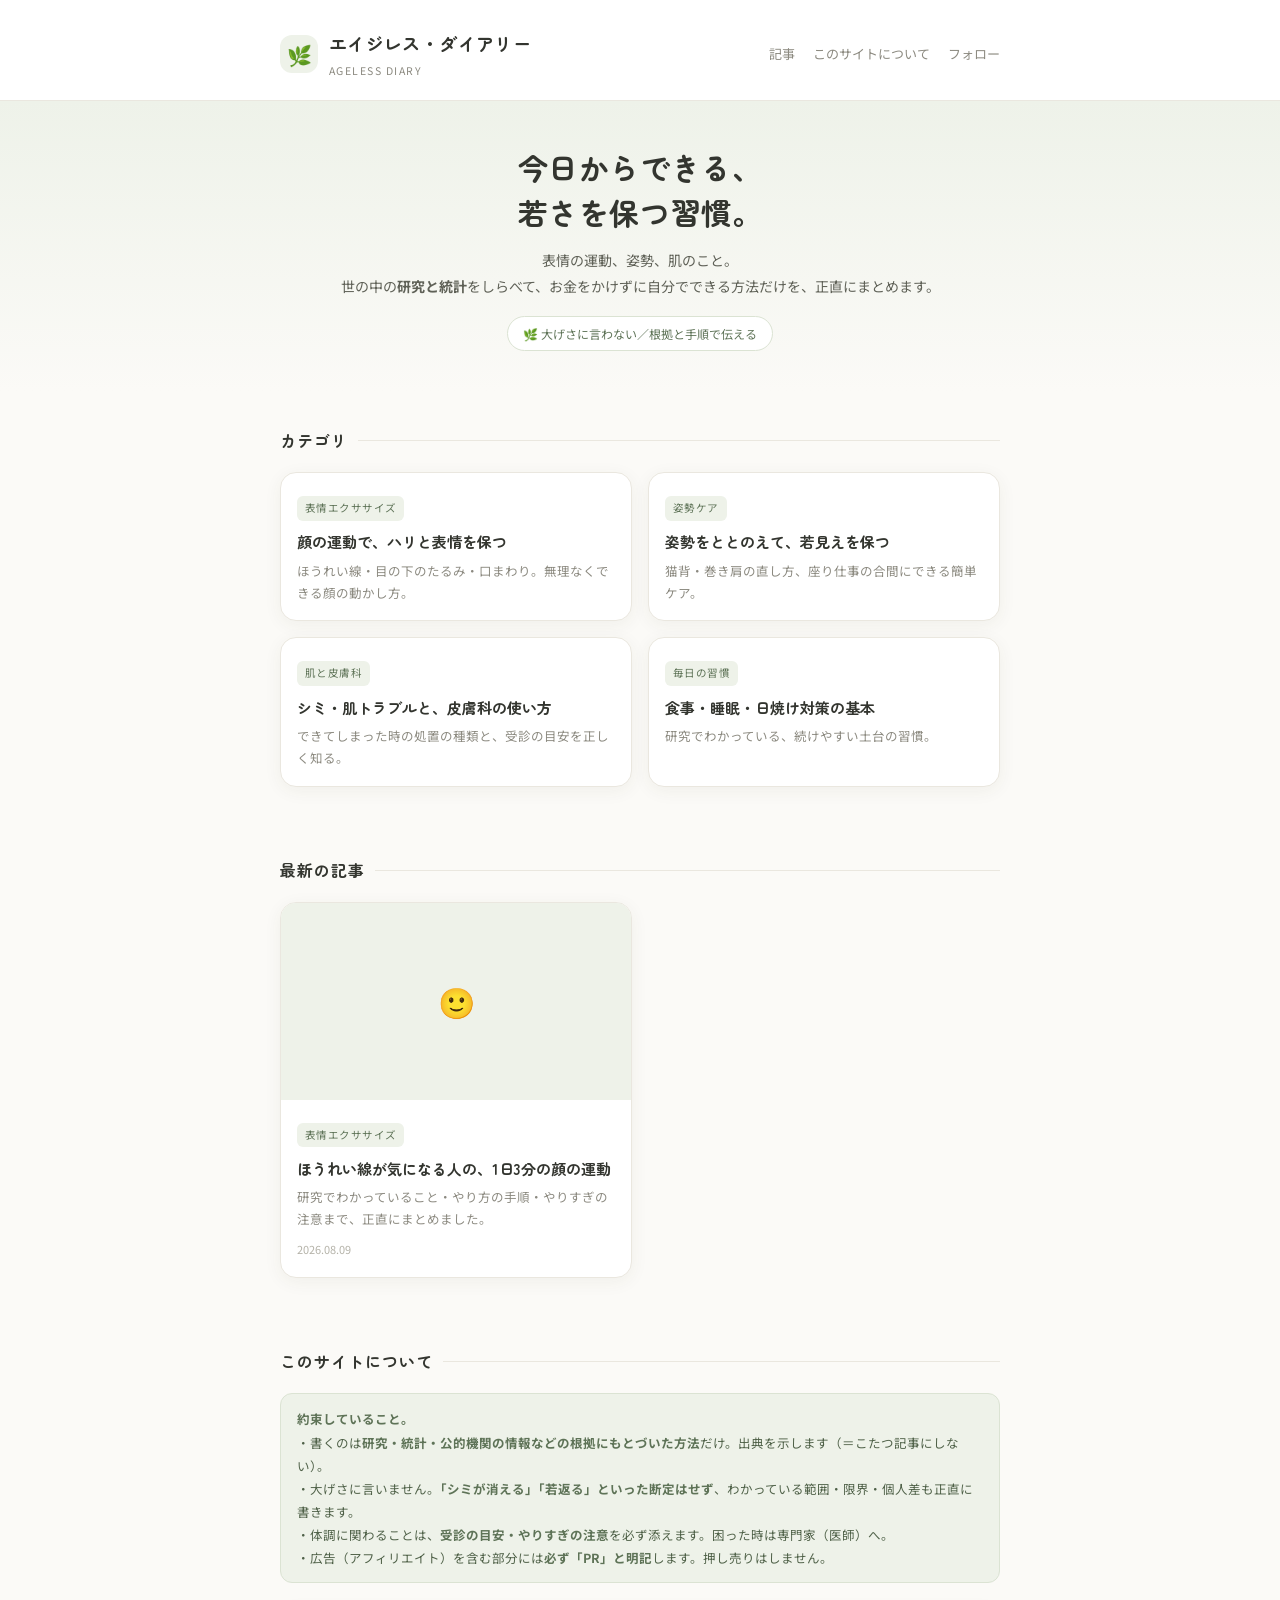
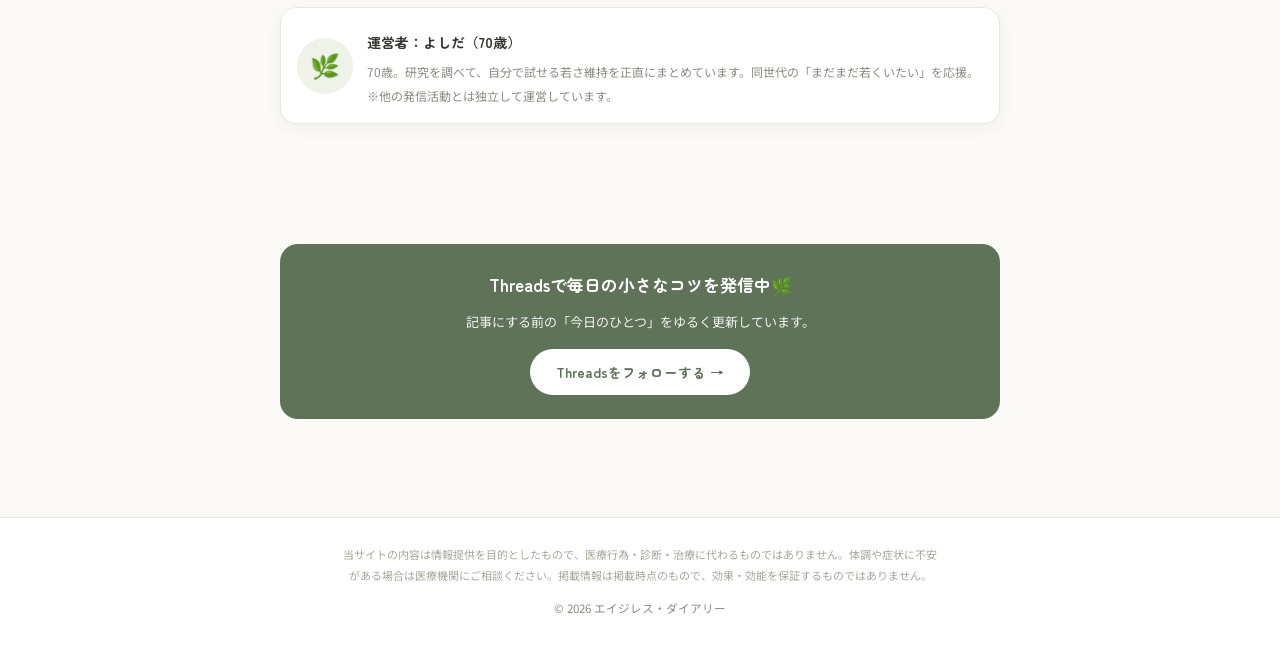
<file: index.html>
<!DOCTYPE html>
<html lang="ja">
<head>
<meta charset="UTF-8">
<meta name="viewport" content="width=device-width, initial-scale=1.0">
<title>エイジレス・ダイアリー ｜ 今日からできる、若さを保つ習慣</title>
<meta name="description" content="表情エクササイズ・姿勢ケア・肌トラブルと皮膚科・毎日の習慣。世の中のリサーチと統計をもとに、シニア世代がお金をかけずに自分でできる若さ維持の方法を、正直にわかりやすくまとめます。">
<meta property="og:title" content="エイジレス・ダイアリー">
<meta property="og:description" content="今日からできる、若さを保つ習慣。研究と統計にもとづく実践情報。">
<meta property="og:type" content="website">
<meta property="og:url" content="https://dashiyo777-oss.github.io/ageless-diary/">
<meta property="og:image" content="https://dashiyo777-oss.github.io/ageless-diary/assets/logo-icon.png">
<meta name="twitter:card" content="summary_large_image">
<link rel="icon" type="image/png" href="assets/avatar.png">
<link rel="apple-touch-icon" href="assets/avatar.png">
<link rel="preconnect" href="https://fonts.googleapis.com">
<link href="https://fonts.googleapis.com/css2?family=Zen+Maru+Gothic:wght@400;500;700&family=Noto+Sans+JP:wght@400;500;700&display=swap" rel="stylesheet">
<link rel="stylesheet" href="assets/style.css">
</head>
<body>

<header class="site-head">
  <div class="wrap">
    <a class="brand" href="index.html">
      <span class="mark">🌿</span>
      <span class="name">エイジレス・ダイアリー<small>AGELESS DIARY</small></span>
    </a>
    <nav class="nav">
      <a href="index.html">記事</a>
      <a href="#about">このサイトについて</a>
      <a href="#follow">フォロー</a>
    </nav>
  </div>
</header>

<section class="hero">
  <div class="wrap">
    <h1>今日からできる、<br>若さを保つ習慣。</h1>
    <p>表情の運動、姿勢、肌のこと。<br>世の中の<b>研究と統計</b>をしらべて、お金をかけずに自分でできる方法だけを、正直にまとめます。</p>
    <span class="pill">🌿 大げさに言わない／根拠と手順で伝える</span>
  </div>
</section>

<main class="wrap">

  <section class="sec">
    <h2 class="sec-h">カテゴリ</h2>
    <div class="cards">
      <a class="card" href="#latest"><div class="c"><span class="tag">表情エクササイズ</span><h3>顔の運動で、ハリと表情を保つ</h3><p>ほうれい線・目の下のたるみ・口まわり。無理なくできる顔の動かし方。</p></div></a>
      <a class="card" href="#latest"><div class="c"><span class="tag">姿勢ケア</span><h3>姿勢をととのえて、若見えを保つ</h3><p>猫背・巻き肩の直し方、座り仕事の合間にできる簡単ケア。</p></div></a>
      <a class="card" href="#latest"><div class="c"><span class="tag">肌と皮膚科</span><h3>シミ・肌トラブルと、皮膚科の使い方</h3><p>できてしまった時の処置の種類と、受診の目安を正しく知る。</p></div></a>
      <a class="card" href="#latest"><div class="c"><span class="tag">毎日の習慣</span><h3>食事・睡眠・日焼け対策の基本</h3><p>研究でわかっている、続けやすい土台の習慣。</p></div></a>
    </div>
  </section>

  <section class="sec" id="latest">
    <h2 class="sec-h">最新の記事</h2>
    <div class="cards">

      <!-- ▼ 記事カードのひな形。method-template.html を複製して1記事1ファイルで増やす -->
      <a class="card" href="houreisen-exercise.html">
        <div class="ph">🙂</div>
        <div class="c">
          <span class="tag">表情エクササイズ</span>
          <h3>ほうれい線が気になる人の、1日3分の顔の運動</h3>
          <p>研究でわかっていること・やり方の手順・やりすぎの注意まで、正直にまとめました。</p>
          <div class="date">2026.08.09</div>
        </div>
      </a>

      <!-- コピー用の空カード（不要なら消してOK）
      <a class="card" href="your-article.html">
        <div class="ph">🌿</div>
        <div class="c">
          <span class="tag">カテゴリ</span>
          <h3>記事タイトル（1行目が9割）</h3>
          <p>リード文をここに。</p>
          <div class="date">2026.08.09</div>
        </div>
      </a>
      -->

    </div>
  </section>

  <section class="sec" id="about">
    <h2 class="sec-h">このサイトについて</h2>
    <div class="note-box">
      <b>約束していること。</b><br>
      ・書くのは<b>研究・統計・公的機関の情報などの根拠にもとづいた方法</b>だけ。出典を示します（＝こたつ記事にしない）。<br>
      ・大げさに言いません。<b>「シミが消える」「若返る」といった断定はせず</b>、わかっている範囲・限界・個人差も正直に書きます。<br>
      ・体調に関わることは、<b>受診の目安・やりすぎの注意</b>を必ず添えます。困った時は専門家（医師）へ。<br>
      ・広告（アフィリエイト）を含む部分には<b>必ず「PR」と明記</b>します。押し売りはしません。
    </div>
    <div class="author">
      <div class="av">🌿</div>
      <div class="t">
        <b>運営者：よしだ（70歳）</b>
        <p>70歳。研究を調べて、自分で試せる若さ維持を正直にまとめています。同世代の「まだまだ若くいたい」を応援。※他の発信活動とは独立して運営しています。</p>
      </div>
    </div>
  </section>

  <section class="sec" id="follow">
    <div class="follow">
      <h3>Threadsで毎日の小さなコツを発信中🌿</h3>
      <p>記事にする前の「今日のひとつ」をゆるく更新しています。</p>
      <a href="https://www.threads.com/@yoshida.ageless" target="_blank" rel="noopener">Threadsをフォローする →</a>
    </div>
  </section>

</main>

<footer class="site-foot">
  <div class="wrap">
    <p class="disc">当サイトの内容は情報提供を目的としたもので、医療行為・診断・治療に代わるものではありません。体調や症状に不安がある場合は医療機関にご相談ください。掲載情報は掲載時点のもので、効果・効能を保証するものではありません。</p>
    <p>© <span id="yr"></span> エイジレス・ダイアリー</p>
  </div>
</footer>
<script>document.getElementById('yr').textContent=new Date().getFullYear();</script>
</body>
</html>
</file>
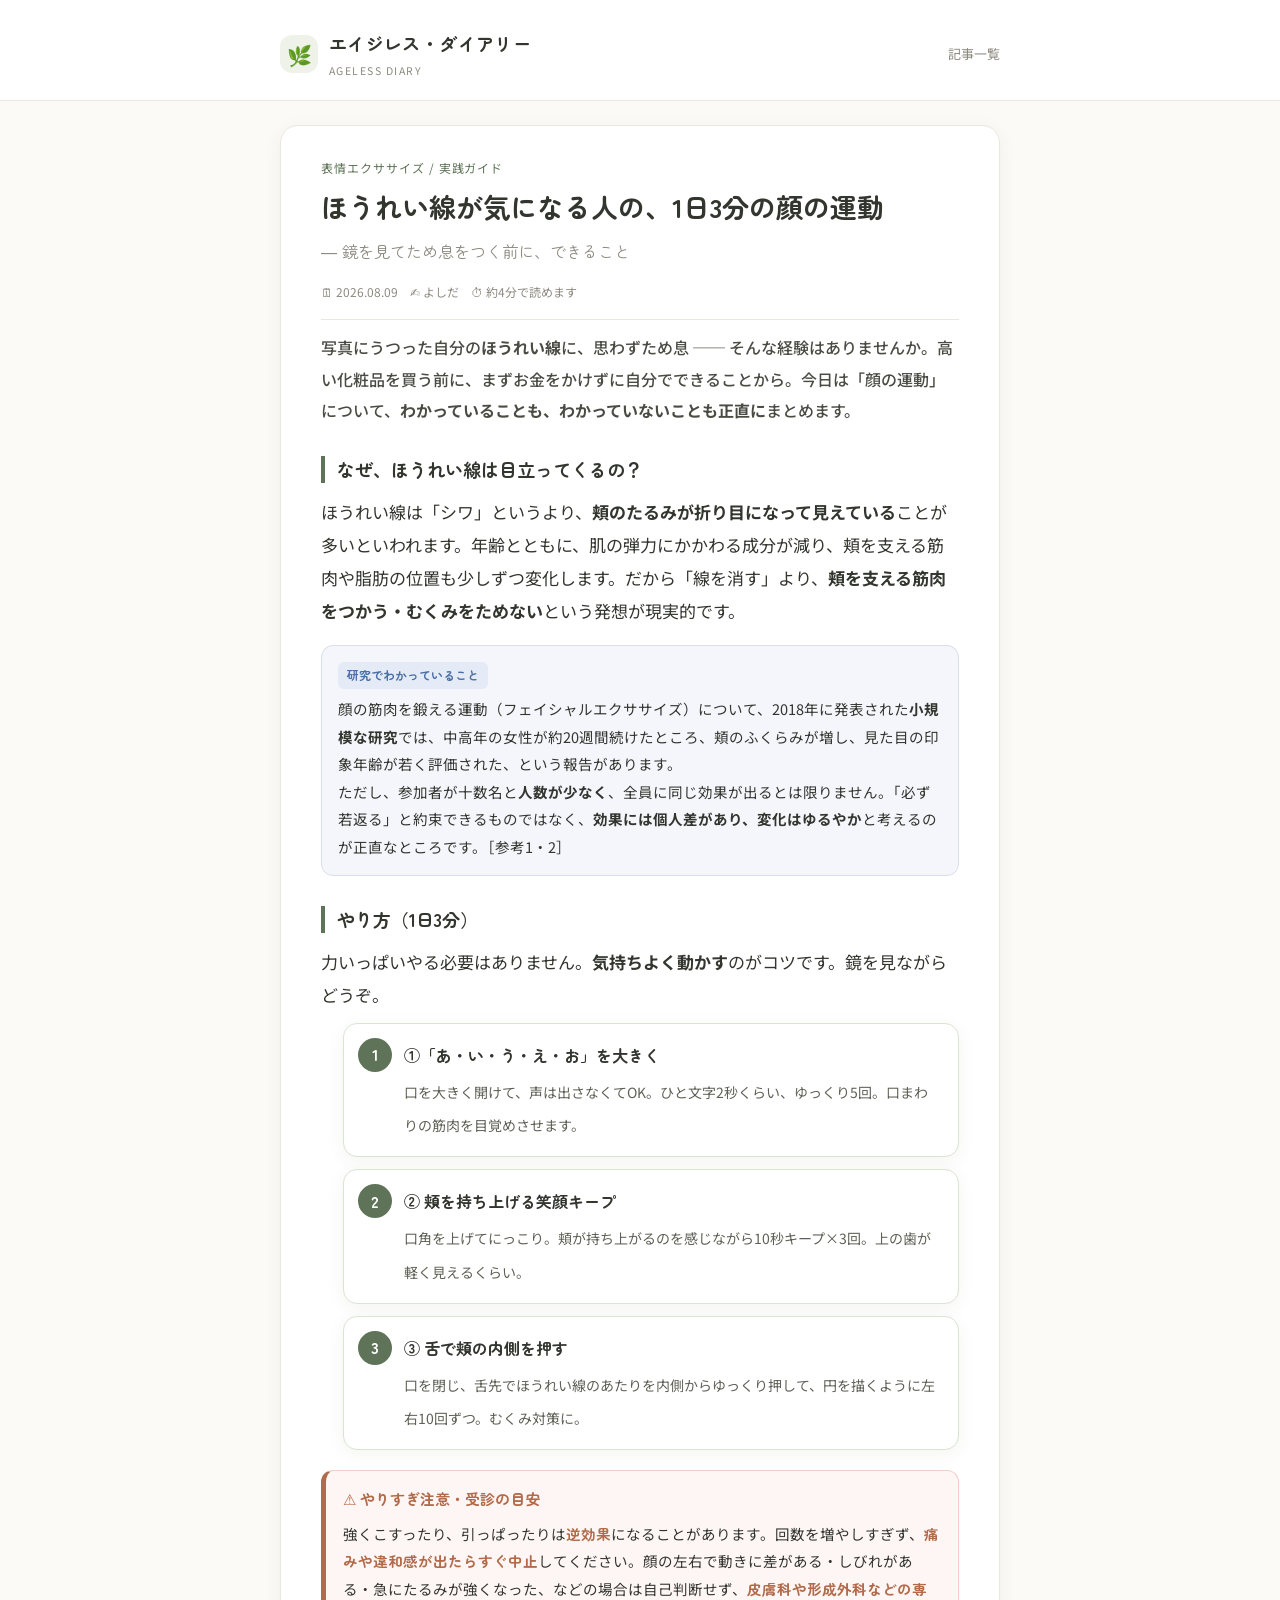
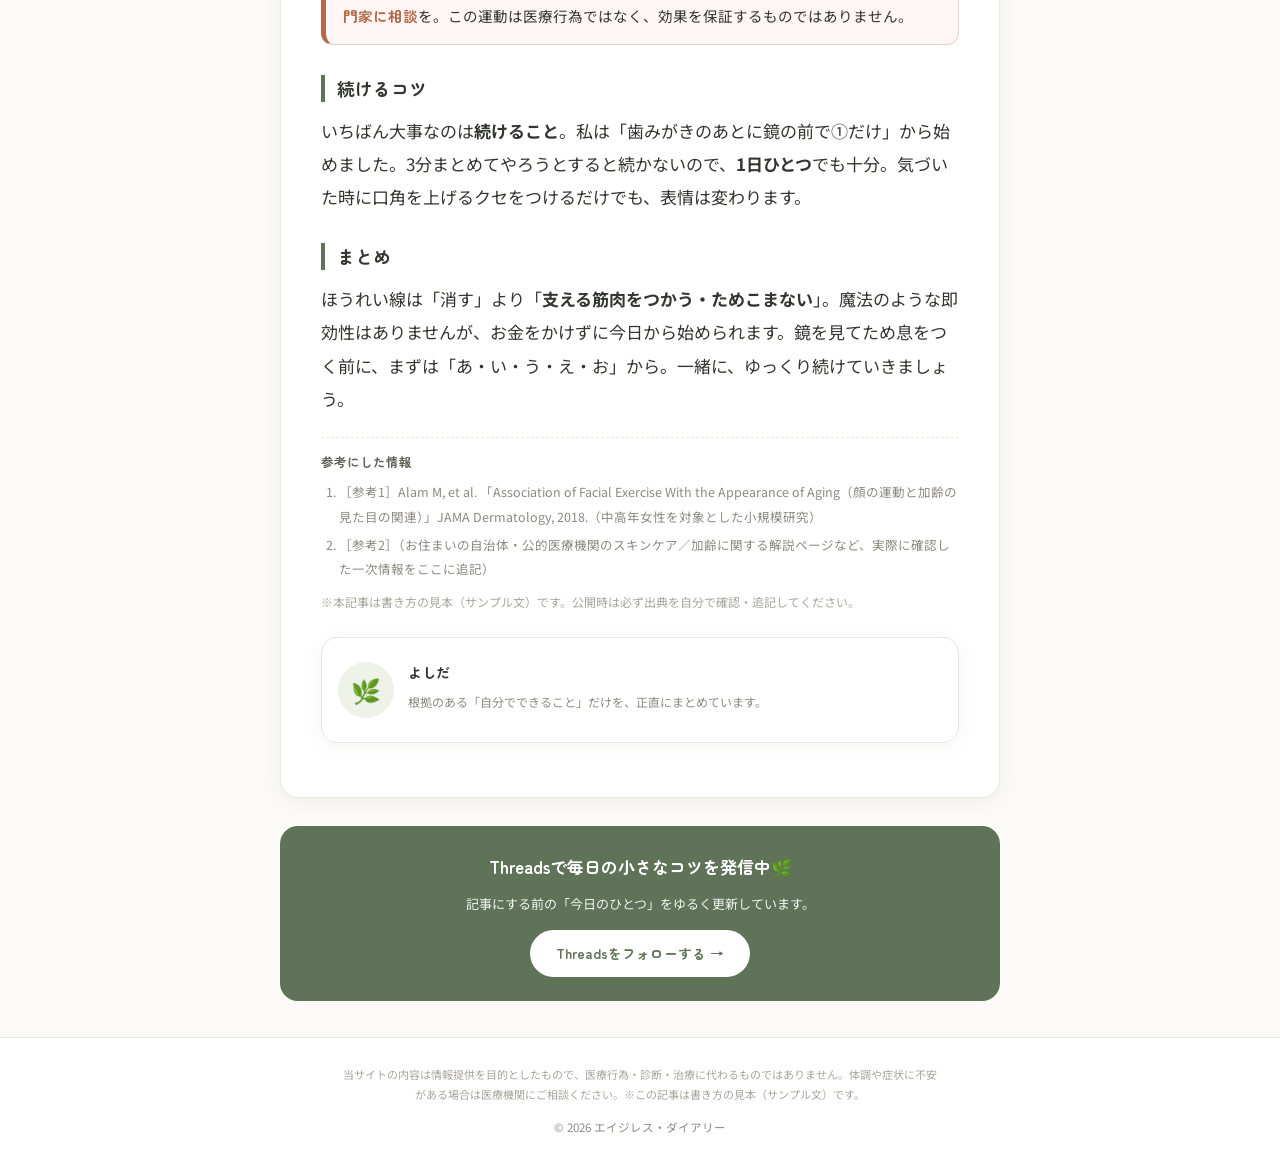
<file: houreisen-exercise.html>
<!DOCTYPE html>
<html lang="ja">
<head>
<meta charset="UTF-8">
<meta name="viewport" content="width=device-width, initial-scale=1.0">
<!-- これは「書き方の見本」です。中身は差し替え前提のサンプルです。 -->
<title>ほうれい線が気になる人の、1日3分の顔の運動 ｜ エイジレス・ダイアリー</title>
<meta name="description" content="ほうれい線が気になる方へ。表情筋を動かす簡単な運動のやり方を、研究でわかっていること・限界・やりすぎの注意まで正直にまとめました。1日3分から。">
<meta property="og:title" content="ほうれい線が気になる人の、1日3分の顔の運動">
<meta property="og:description" content="研究でわかっていること・やり方の手順・やりすぎの注意まで、正直にまとめました。">
<meta property="og:type" content="article">
<meta property="og:image" content="https://dashiyo777-oss.github.io/ageless-diary/assets/logo-icon.png">
<meta name="twitter:card" content="summary_large_image">
<link rel="icon" type="image/png" href="assets/avatar.png">
<link rel="preconnect" href="https://fonts.googleapis.com">
<link href="https://fonts.googleapis.com/css2?family=Zen+Maru+Gothic:wght@400;500;700&family=Noto+Sans+JP:wght@400;500;700&display=swap" rel="stylesheet">
<link rel="stylesheet" href="assets/style.css">
</head>
<body>

<header class="site-head">
  <div class="wrap">
    <a class="brand" href="index.html">
      <span class="mark">🌿</span>
      <span class="name">エイジレス・ダイアリー<small>AGELESS DIARY</small></span>
    </a>
    <nav class="nav"><a href="index.html">記事一覧</a></nav>
  </div>
</header>

<main class="wrap">
  <article class="article">
    <div class="kicker">表情エクササイズ / 実践ガイド</div>
    <h1>ほうれい線が気になる人の、1日3分の顔の運動<br><small style="font-size:.6em;color:#8C8A80;font-weight:400">― 鏡を見てため息をつく前に、できること</small></h1>
    <div class="byline">
      <span>🗓 2026.08.09</span>
      <span>✍ よしだ</span>
      <span>⏱ 約4分で読めます</span>
    </div>

    <p class="lead">写真にうつった自分の<b>ほうれい線</b>に、思わずため息 ── そんな経験はありませんか。高い化粧品を買う前に、まずお金をかけずに自分でできることから。今日は「顔の運動」について、<b>わかっていることも、わかっていないことも正直に</b>まとめます。</p>

    <h2>なぜ、ほうれい線は目立ってくるの？</h2>
    <p>ほうれい線は「シワ」というより、<b>頬のたるみが折り目になって見えている</b>ことが多いといわれます。年齢とともに、肌の弾力にかかわる成分が減り、頬を支える筋肉や脂肪の位置も少しずつ変化します。だから「線を消す」より、<b>頬を支える筋肉をつかう・むくみをためない</b>という発想が現実的です。</p>

    <div class="evidence">
      <span class="lb">研究でわかっていること</span><br>
      顔の筋肉を鍛える運動（フェイシャルエクササイズ）について、2018年に発表された<b>小規模な研究</b>では、中高年の女性が約20週間続けたところ、頬のふくらみが増し、見た目の印象年齢が若く評価された、という報告があります。<br>
      ただし、参加者が十数名と<b>人数が少なく</b>、全員に同じ効果が出るとは限りません。「必ず若返る」と約束できるものではなく、<b>効果には個人差があり、変化はゆるやか</b>と考えるのが正直なところです。［参考1・2］
    </div>

    <h2>やり方（1日3分）</h2>
    <p>力いっぱいやる必要はありません。<b>気持ちよく動かす</b>のがコツです。鏡を見ながらどうぞ。</p>
    <ol class="steps">
      <li><b>①「あ・い・う・え・お」を大きく</b><span class="cnt">口を大きく開けて、声は出さなくてOK。ひと文字2秒くらい、ゆっくり5回。口まわりの筋肉を目覚めさせます。</span></li>
      <li><b>② 頬を持ち上げる笑顔キープ</b><span class="cnt">口角を上げてにっこり。頬が持ち上がるのを感じながら10秒キープ×3回。上の歯が軽く見えるくらい。</span></li>
      <li><b>③ 舌で頬の内側を押す</b><span class="cnt">口を閉じ、舌先でほうれい線のあたりを内側からゆっくり押して、円を描くように左右10回ずつ。むくみ対策に。</span></li>
    </ol>

    <div class="caution">
      <div class="ttl">⚠ やりすぎ注意・受診の目安</div>
      強くこすったり、引っぱったりは<b>逆効果</b>になることがあります。回数を増やしすぎず、<b>痛みや違和感が出たらすぐ中止</b>してください。顔の左右で動きに差がある・しびれがある・急にたるみが強くなった、などの場合は自己判断せず、<b>皮膚科や形成外科などの専門家に相談</b>を。この運動は医療行為ではなく、効果を保証するものではありません。
    </div>

    <h2>続けるコツ</h2>
    <p>いちばん大事なのは<b>続けること</b>。私は「歯みがきのあとに鏡の前で①だけ」から始めました。3分まとめてやろうとすると続かないので、<b>1日ひとつ</b>でも十分。気づいた時に口角を上げるクセをつけるだけでも、表情は変わります。</p>

    <h2>まとめ</h2>
    <p>ほうれい線は「消す」より「<b>支える筋肉をつかう・ためこまない</b>」。魔法のような即効性はありませんが、お金をかけずに今日から始められます。鏡を見てため息をつく前に、まずは「あ・い・う・え・お」から。一緒に、ゆっくり続けていきましょう。</p>

    <!-- ▼ 楽天リンクは審査前のため「オフ」にしています（審査通過後に有効化）▼
    <div class="pr-banner"><b>PR</b>：以下は楽天アフィリエイトのリンクを含みます。無くても運動は実践できます。あくまで「あると続けやすい」道具の紹介です。</div>
    <div class="product">
      <div class="head">
        <div class="thumb" style="display:grid;place-items:center;font-size:34px;color:#5E7357">🪞</div>
        <div class="meta">
          <h4>（サンプル）卓上ミラー／かっさプレート など</h4>
          <div class="price">1,000円<span style="font-size:.6em;font-weight:400">前後（掲載時点・楽天市場）</span></div>
        </div>
      </div>
      <a class="cta" href="#（ここに楽天アフィリエイトのリンクを貼る）" target="_blank" rel="nofollow noopener sponsored">楽天市場で見る</a>
      <div class="disc">※価格・在庫は変動します。無くても方法は実践できます。</div>
    </div>
    ▲ ここまで楽天リンク（審査通過後に有効化）▲ -->

    <div class="source">
      <b>参考にした情報</b>
      <ol>
        <li>［参考1］Alam M, et al. 「Association of Facial Exercise With the Appearance of Aging（顔の運動と加齢の見た目の関連）」JAMA Dermatology, 2018.（中高年女性を対象とした小規模研究）</li>
        <li>［参考2］（お住まいの自治体・公的医療機関のスキンケア／加齢に関する解説ページなど、実際に確認した一次情報をここに追記）</li>
      </ol>
      <p style="margin-top:8px;color:#A8A69C;font-size:12px">※本記事は書き方の見本（サンプル文）です。公開時は必ず出典を自分で確認・追記してください。</p>
    </div>

    <div class="author">
      <div class="av">🌿</div>
      <div class="t">
        <b>よしだ</b>
        <p>根拠のある「自分でできること」だけを、正直にまとめています。</p>
      </div>
    </div>
  </article>

  <div class="follow">
    <h3>Threadsで毎日の小さなコツを発信中🌿</h3>
    <p>記事にする前の「今日のひとつ」をゆるく更新しています。</p>
    <a href="https://www.threads.com/@yoshida.ageless" target="_blank" rel="noopener">Threadsをフォローする →</a>
  </div>
</main>

<footer class="site-foot">
  <div class="wrap">
    <p class="disc">当サイトの内容は情報提供を目的としたもので、医療行為・診断・治療に代わるものではありません。体調や症状に不安がある場合は医療機関にご相談ください。※この記事は書き方の見本（サンプル文）です。</p>
    <p>© <span id="yr"></span> エイジレス・ダイアリー</p>
  </div>
</footer>
<script>document.getElementById('yr').textContent=new Date().getFullYear();</script>
</body>
</html>
</file>
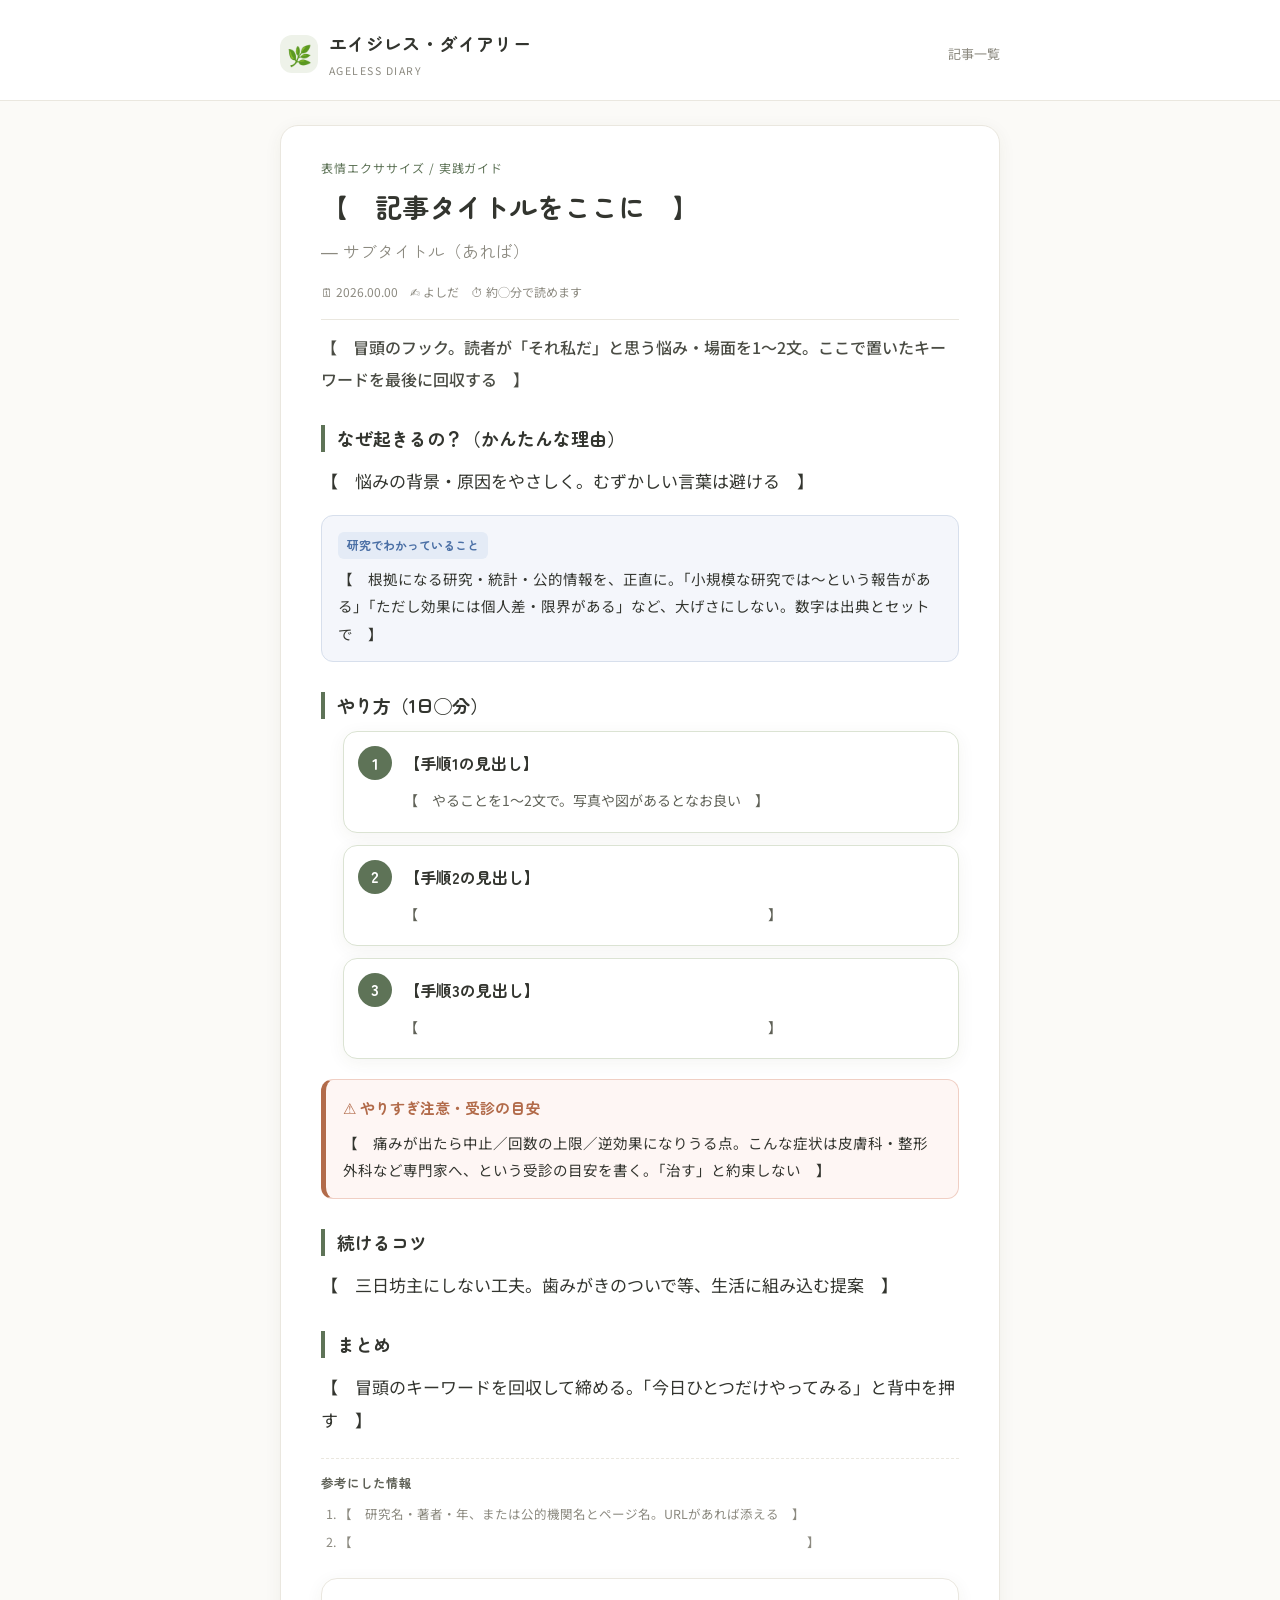
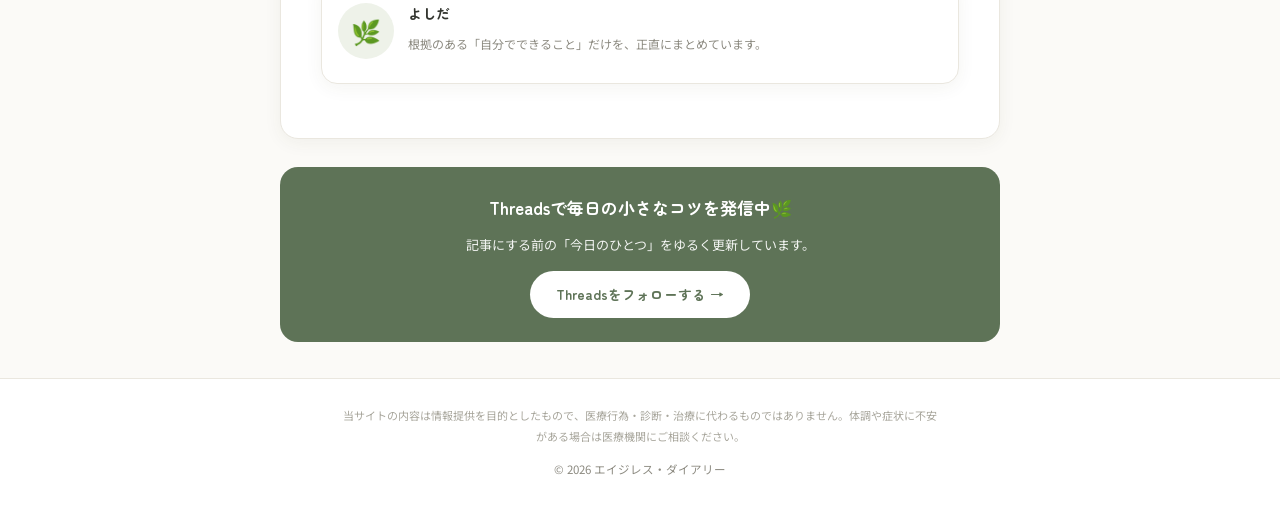
<file: method-template.html>
<!DOCTYPE html>
<html lang="ja">
<head>
<meta charset="UTF-8">
<meta name="viewport" content="width=device-width, initial-scale=1.0">
<!-- ============================================================
     記事テンプレート（方法・実践ガイド用）
     使い方：このファイルをコピー →「your-article.html」にリネーム →
             【　】の箇所を、根拠（出典つき）と手順で埋める。
     ★守ること：大げさに言わない／出典を示す／受診目安とやりすぎ注意/
               楽天リンクは"本当に役立つ物がある時だけ"本文にPR明記で
     ============================================================ -->
<title>【記事タイトル｜1行目が9割】 ｜ エイジレス・ダイアリー</title>
<meta name="description" content="（記事の要約を120字前後で。検索結果に出る一文です）">
<link rel="preconnect" href="https://fonts.googleapis.com">
<link href="https://fonts.googleapis.com/css2?family=Zen+Maru+Gothic:wght@400;500;700&family=Noto+Sans+JP:wght@400;500;700&display=swap" rel="stylesheet">
<link rel="stylesheet" href="assets/style.css">
</head>
<body>

<header class="site-head">
  <div class="wrap">
    <a class="brand" href="index.html">
      <span class="mark">🌿</span>
      <span class="name">エイジレス・ダイアリー<small>AGELESS DIARY</small></span>
    </a>
    <nav class="nav"><a href="index.html">記事一覧</a></nav>
  </div>
</header>

<main class="wrap">
  <article class="article">
    <div class="kicker">表情エクササイズ / 実践ガイド</div>
    <h1>【　記事タイトルをここに　】<br><small style="font-size:.62em;color:#8C8A80;font-weight:400">― サブタイトル（あれば）</small></h1>
    <div class="byline">
      <span>🗓 2026.00.00</span>
      <span>✍ よしだ</span>
      <span>⏱ 約◯分で読めます</span>
    </div>

    <!-- 起：フック。読者の「あるある」で引き込む -->
    <p class="lead">【　冒頭のフック。読者が「それ私だ」と思う悩み・場面を1〜2文。ここで置いたキーワードを最後に回収する　】</p>

    <!-- 承：なぜ起きるか＝原因を根拠つきで -->
    <h2>なぜ起きるの？（かんたんな理由）</h2>
    <p>【　悩みの背景・原因をやさしく。むずかしい言葉は避ける　】</p>

    <div class="evidence">
      <span class="lb">研究でわかっていること</span><br>
      【　根拠になる研究・統計・公的情報を、正直に。「小規模な研究では〜という報告がある」「ただし効果には個人差・限界がある」など、大げさにしない。数字は出典とセットで　】
    </div>

    <!-- 転：やり方＝一番の価値。手順で -->
    <h2>やり方（1日◯分）</h2>
    <ol class="steps">
      <li><b>【手順1の見出し】</b><span class="cnt">【　やることを1〜2文で。写真や図があるとなお良い　】</span></li>
      <li><b>【手順2の見出し】</b><span class="cnt">【　　　　　　　　　　　　　　　　　　　　　　　　　】</span></li>
      <li><b>【手順3の見出し】</b><span class="cnt">【　　　　　　　　　　　　　　　　　　　　　　　　　】</span></li>
    </ol>

    <!-- 医療・安全の注意（体に関わる記事では必須）-->
    <div class="caution">
      <div class="ttl">⚠ やりすぎ注意・受診の目安</div>
      【　痛みが出たら中止／回数の上限／逆効果になりうる点。こんな症状は皮膚科・整形外科など専門家へ、という受診の目安を書く。「治す」と約束しない　】
    </div>

    <!-- 続けるコツ -->
    <h2>続けるコツ</h2>
    <p>【　三日坊主にしない工夫。歯みがきのついで等、生活に組み込む提案　】</p>

    <!-- ============================================================
         ▼▼ 楽天リンク：いまは審査前なので「オフ」にしています ▼▼
         フォロワーが増えて楽天アフィリの審査に通ったら、下の <!-‐ ‐-> を外して有効化。
         "その方法に本当に役立つ物"がある時だけ使う。無い記事はブロックごと消してOK。
         リンクは rakuten-threads.html の「リンクをコピー」で取得した affiliateUrl を貼る。

    <div class="pr-banner"><b>PR</b>：以下は楽天アフィリエイトのリンクを含みます（この記事の方法に役立つ道具の紹介です）。</div>
    <div class="product">
      <div class="head">
        <img class="thumb" src="（商品画像URL・任意）" alt="">
        <div class="meta">
          <h4>【　商品名（この方法に役立つ道具）　】</h4>
          <div class="price">【　0,000　】円<span style="font-size:.6em;font-weight:400">前後（掲載時点・楽天市場）</span></div>
        </div>
      </div>
      <a class="cta" href="【　楽天アフィリエイトのリンク（affiliateUrl）　】" target="_blank" rel="nofollow noopener sponsored">楽天市場で見る</a>
      <div class="disc">※価格・在庫は変動します。無くても方法は実践できます。</div>
    </div>

         ▲▲ ここまで楽天リンク（審査通過後に有効化）▲▲
         ============================================================ -->

    <!-- 結：起のキーワードを回収 -->
    <h2>まとめ</h2>
    <p>【　冒頭のキーワードを回収して締める。「今日ひとつだけやってみる」と背中を押す　】</p>

    <!-- 出典（信頼の要）-->
    <div class="source">
      <b>参考にした情報</b>
      <ol>
        <li>【　研究名・著者・年、または公的機関名とページ名。URLがあれば添える　】</li>
        <li>【　　　　　　　　　　　　　　　　　　　　　　　　　　　　　　　　　　　】</li>
      </ol>
    </div>

    <div class="author">
      <div class="av">🌿</div>
      <div class="t">
        <b>よしだ</b>
        <p>根拠のある「自分でできること」だけを、正直にまとめています。</p>
      </div>
    </div>
  </article>

  <div class="follow">
    <h3>Threadsで毎日の小さなコツを発信中🌿</h3>
    <p>記事にする前の「今日のひとつ」をゆるく更新しています。</p>
    <a href="https://www.threads.com/@yoshida.ageless" target="_blank" rel="noopener">Threadsをフォローする →</a>
  </div>
</main>

<footer class="site-foot">
  <div class="wrap">
    <p class="disc">当サイトの内容は情報提供を目的としたもので、医療行為・診断・治療に代わるものではありません。体調や症状に不安がある場合は医療機関にご相談ください。<!-- ※楽天リンクを有効化したら、この一文を戻す：一部にアフィリエイト広告（楽天アフィリエイト等）を含みます。 --></p>
    <p>© <span id="yr"></span> エイジレス・ダイアリー</p>
  </div>
</footer>
<script>document.getElementById('yr').textContent=new Date().getFullYear();</script>
</body>
</html>
</file>
<file: assets/style.css>
/* =========================================================
   Ageless Diary ― 共有スタイル
   政治・経済のポートフォリオとは意図的に別デザイン（分離）
   ブランド色を変えたい場合は下の :root の変数だけ触ればOK
   ========================================================= */
:root{
  --bg:#FBFAF7; --surface:#FFFFFF; --ink:#33352F; --muted:#8C8A80;
  --sage:#5E7357; --sage-soft:#EEF2E9; --sage-line:#DBE3D3;
  --line:#EAE7DF; --gold:#B79B5B; --pr:#B26B4A;
  --disp:'Zen Maru Gothic',system-ui,sans-serif;
  --body:'Noto Sans JP',system-ui,sans-serif;
  --shadow:0 4px 18px rgba(60,60,40,.06);
}
*{margin:0;padding:0;box-sizing:border-box;-webkit-tap-highlight-color:transparent}
html{scroll-behavior:smooth}
/* シニア層が読みやすいよう本文は大きめ・行間ゆったり・高コントラスト */
body{font-family:var(--body);background:var(--bg);color:var(--ink);line-height:1.95;font-size:17px}
a{color:var(--sage);text-decoration:none}
img{max-width:100%;display:block}
.wrap{max-width:760px;margin:0 auto;padding:0 20px}

/* ---- ヘッダー ---- */
.site-head{padding:26px 0 18px;border-bottom:1px solid var(--line);background:var(--surface)}
.site-head .wrap{display:flex;align-items:center;justify-content:space-between;gap:16px;flex-wrap:wrap}
.brand{display:flex;align-items:center;gap:11px}
.brand .mark{width:38px;height:38px;border-radius:12px;background:var(--sage-soft);
  display:grid;place-items:center;font-size:20px;flex:0 0 38px}
.brand .name{font-family:var(--disp);font-weight:700;font-size:18px;letter-spacing:.02em;color:var(--ink)}
.brand .name small{display:block;font-family:var(--body);font-weight:400;font-size:10.5px;color:var(--muted);letter-spacing:.14em}
.nav{display:flex;gap:18px;font-size:13px;color:var(--muted)}
.nav a{color:var(--muted)}
.nav a:hover{color:var(--sage)}

/* ---- ヒーロー ---- */
.hero{background:linear-gradient(180deg,var(--sage-soft),var(--bg));padding:44px 0 40px;text-align:center}
.hero h1{font-family:var(--disp);font-weight:700;font-size:clamp(22px,5.4vw,30px);line-height:1.5;letter-spacing:.02em}
.hero p{color:#5f6157;font-size:14px;margin-top:12px;line-height:1.9}
.hero .pill{display:inline-block;margin-top:16px;font-size:12px;color:var(--sage);
  background:var(--surface);border:1px solid var(--sage-line);border-radius:99px;padding:5px 15px}

/* ---- セクション見出し ---- */
.sec{padding:34px 0}
.sec-h{font-family:var(--disp);font-weight:700;font-size:16px;letter-spacing:.06em;color:var(--ink);
  display:flex;align-items:center;gap:10px;margin-bottom:16px}
.sec-h::after{content:"";flex:1;height:1px;background:var(--line)}

/* ---- 記事カード一覧 ---- */
.cards{display:grid;grid-template-columns:1fr;gap:16px}
@media(min-width:600px){.cards{grid-template-columns:1fr 1fr}}
.card{background:var(--surface);border:1px solid var(--line);border-radius:16px;overflow:hidden;box-shadow:var(--shadow);
  display:flex;flex-direction:column;transition:transform .15s,box-shadow .15s}
.card:hover{transform:translateY(-2px);box-shadow:0 8px 24px rgba(60,60,40,.1)}
.card .ph{aspect-ratio:16/9;background:var(--sage-soft);display:grid;place-items:center;color:var(--sage);font-size:30px}
.card .ph img{width:100%;height:100%;object-fit:cover}
.card .c{padding:15px 16px 17px}
.card .tag{display:inline-block;font-size:10.5px;color:var(--sage);background:var(--sage-soft);
  border-radius:6px;padding:2px 8px;letter-spacing:.04em}
.card h3{font-family:var(--disp);font-weight:700;font-size:15px;line-height:1.55;margin:9px 0 6px;color:var(--ink)}
.card p{font-size:12.5px;color:var(--muted);line-height:1.75;display:-webkit-box;-webkit-line-clamp:2;-webkit-box-orient:vertical;overflow:hidden}
.card .date{font-size:11px;color:#B4B2A8;margin-top:9px}

/* ---- 記事本文 ---- */
.article{background:var(--surface);border:1px solid var(--line);border-radius:18px;box-shadow:var(--shadow);
  padding:30px clamp(20px,5vw,40px);margin:24px 0}
.article .kicker{font-size:12px;color:var(--sage);letter-spacing:.08em}
.article h1{font-family:var(--disp);font-weight:700;font-size:clamp(21px,4.6vw,27px);line-height:1.5;margin:8px 0 12px}
.article .byline{font-size:12px;color:var(--muted);display:flex;gap:12px;flex-wrap:wrap;border-bottom:1px solid var(--line);padding-bottom:16px;margin-bottom:8px}
.article h2{font-family:var(--disp);font-weight:700;font-size:18px;margin:30px 0 10px;padding-left:12px;border-left:4px solid var(--sage);line-height:1.5}
.article h3{font-family:var(--disp);font-weight:700;font-size:15.5px;margin:22px 0 8px;color:var(--sage)}
.article p{margin:12px 0}
.article ul,.article ol{margin:12px 0 12px 22px}
.article li{margin:5px 0}
.article img.hero-img{border-radius:14px;margin:18px 0}
.article .lead{font-size:16px;color:#4a4c44;font-weight:500}

/* ---- PR / 法令バナー ---- */
.pr-banner{background:#FBF1EA;border:1px solid #EAD3C4;color:#9A5A3C;border-radius:12px;
  padding:11px 15px;font-size:12.5px;line-height:1.8;margin:16px 0}
.pr-banner b{color:var(--pr)}
.note-box{background:var(--sage-soft);border:1px solid var(--sage-line);border-radius:12px;
  padding:13px 16px;font-size:12.5px;color:#4f6148;line-height:1.85;margin:16px 0}
.note-box b{color:var(--sage)}

/* ---- 手順ステップ（エクササイズ等）---- */
.steps{list-style:none;margin:18px 0;counter-reset:step}
.steps li{position:relative;background:var(--surface);border:1px solid var(--sage-line);border-radius:14px;
  padding:16px 18px 16px 60px;margin:12px 0;counter-increment:step;box-shadow:var(--shadow)}
.steps li::before{content:counter(step);position:absolute;left:14px;top:14px;width:34px;height:34px;
  background:var(--sage);color:#fff;border-radius:50%;display:grid;place-items:center;
  font-family:var(--disp);font-weight:700;font-size:16px}
.steps li b{font-family:var(--disp);display:block;margin-bottom:3px;font-size:16px}
.steps li .cnt{font-size:14px;color:#5f6157}

/* ---- エビデンス・出典 ---- */
.evidence{background:#F4F6FB;border:1px solid #D7DFEC;border-radius:12px;padding:14px 16px;margin:18px 0;font-size:14.5px;line-height:1.9}
.evidence .lb{display:inline-block;font-family:var(--disp);font-weight:700;font-size:12px;color:#4A6FA5;
  background:#E4EBF6;border-radius:6px;padding:2px 9px;margin-bottom:6px}
.source{font-size:12.5px;color:var(--muted);border-top:1px dashed var(--line);margin-top:22px;padding-top:12px}
.source b{color:#5f6157;font-family:var(--disp)}
.source ol{margin:6px 0 0 18px}
.source li{margin:4px 0}

/* ---- 医療の注意（受診目安・やりすぎ注意）---- */
.caution{background:#FEF6F4;border:1px solid #F0CFC4;border-left:5px solid var(--pr);border-radius:12px;
  padding:14px 17px;margin:20px 0;font-size:14.5px;line-height:1.9}
.caution b{color:var(--pr);font-family:var(--disp)}
.caution .ttl{display:flex;align-items:center;gap:8px;font-family:var(--disp);font-weight:700;color:var(--pr);font-size:15px;margin-bottom:6px}

/* ---- 商品ボックス（楽天リンク）---- */
.product{border:1px solid var(--sage-line);border-radius:16px;padding:16px;margin:20px 0;background:#FCFDFB}
.product .head{display:flex;gap:14px}
.product .thumb{width:96px;height:96px;flex:0 0 96px;border-radius:12px;object-fit:cover;background:var(--sage-soft)}
.product .meta h4{font-family:var(--disp);font-weight:700;font-size:14.5px;line-height:1.5}
.product .meta .price{font-family:var(--disp);font-weight:700;font-size:19px;color:var(--pr);margin-top:6px}
.product .meta .stars{color:var(--gold);font-size:13px;margin-top:4px}
.product .cta{display:block;text-align:center;margin-top:14px;font-family:var(--disp);font-weight:700;font-size:14px;
  color:#fff;background:linear-gradient(135deg,#6E8465,var(--sage));border-radius:99px;padding:12px;letter-spacing:.04em}
.product .cta:hover{filter:brightness(1.05)}
.product .disc{font-size:10.5px;color:var(--muted);text-align:center;margin-top:8px}

/* ---- 著者/プロフィール ---- */
.author{display:flex;gap:14px;align-items:center;background:var(--surface);border:1px solid var(--line);
  border-radius:16px;padding:16px;margin:24px 0;box-shadow:var(--shadow)}
.author .av{width:56px;height:56px;border-radius:50%;background:var(--sage-soft);flex:0 0 56px;display:grid;place-items:center;font-size:24px}
.author .t b{font-family:var(--disp);font-size:14px}
.author .t p{font-size:12px;color:var(--muted);margin-top:3px}

/* ---- CTA帯（プロフ導線）---- */
.follow{background:var(--sage);color:#fff;border-radius:18px;padding:24px;text-align:center;margin:28px 0}
.follow h3{font-family:var(--disp);font-weight:700;font-size:17px}
.follow p{font-size:13px;opacity:.92;margin:8px 0 14px}
.follow a{display:inline-block;background:#fff;color:var(--sage);font-family:var(--disp);font-weight:700;
  font-size:13.5px;border-radius:99px;padding:10px 26px}

/* ---- フッター ---- */
.site-foot{border-top:1px solid var(--line);background:var(--surface);padding:26px 0;margin-top:36px;
  text-align:center;font-size:11.5px;color:var(--muted);line-height:1.9}
.site-foot a{color:var(--muted)}
.site-foot .disc{max-width:600px;margin:0 auto 12px;font-size:11px;color:#A8A69C}
</file>
